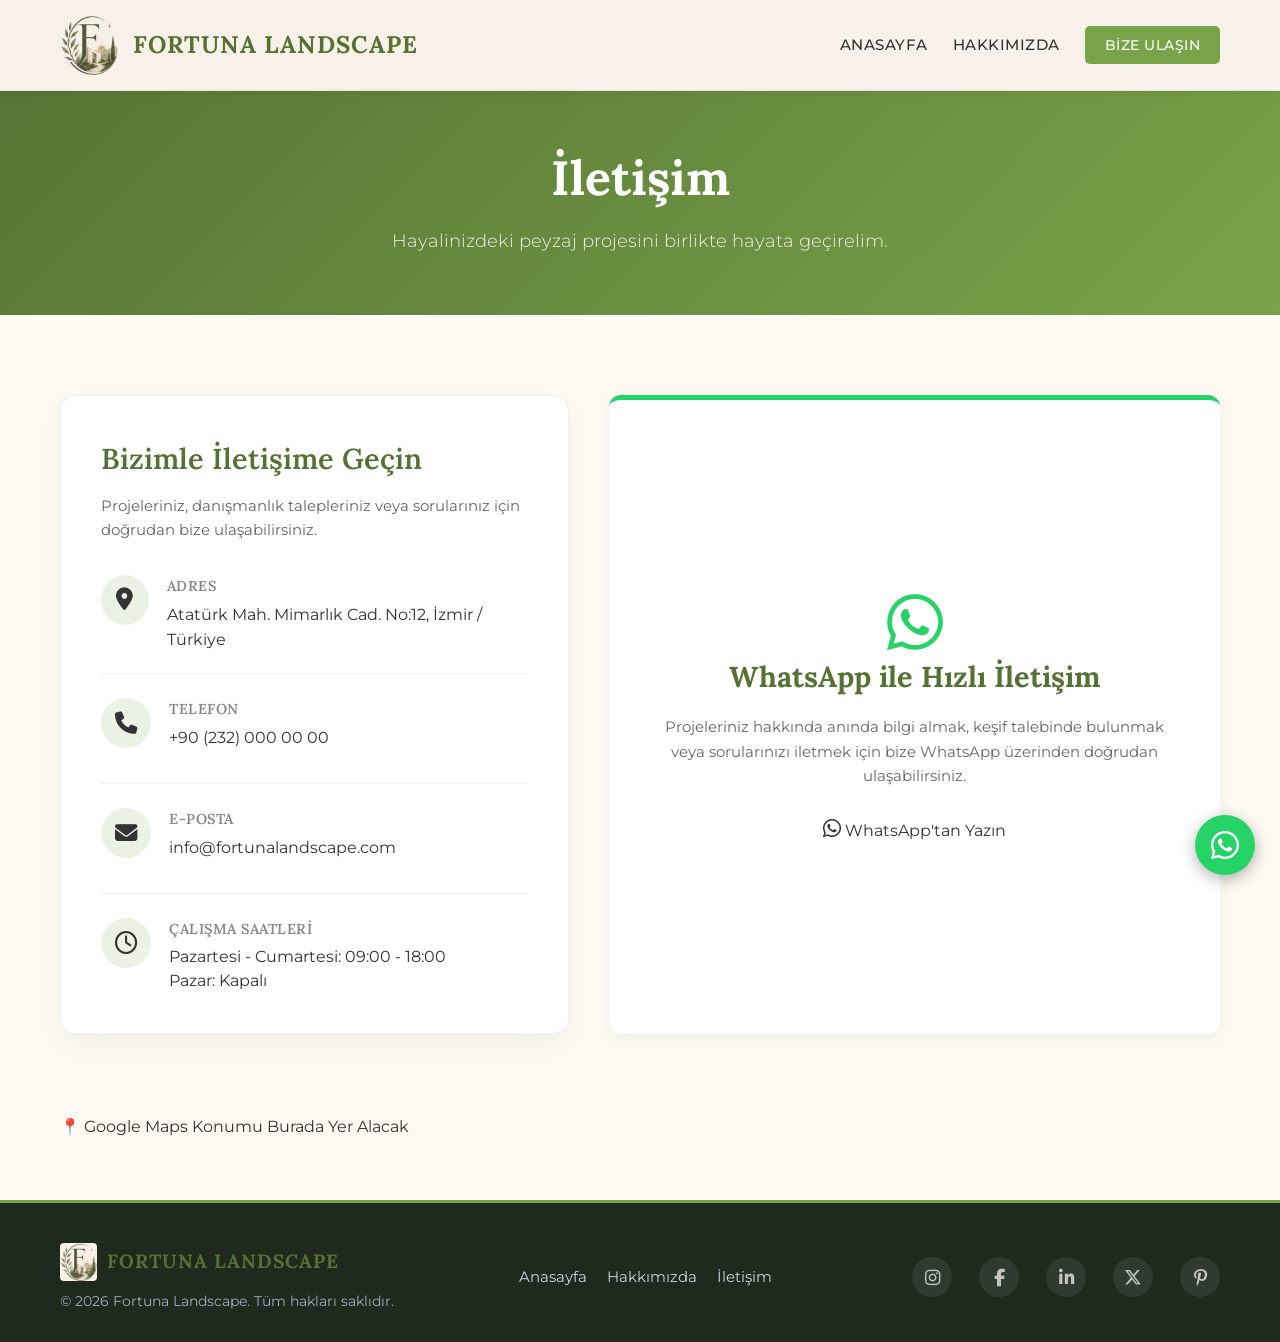
<file: contact.html>
<!DOCTYPE html>
<html lang="tr">
<head>
    <meta charset="UTF-8">
    <meta name="viewport" content="width=device-width, initial-scale=1.0">
    <title>İletişim | Fortuna Landscape</title>
    <link rel="stylesheet" href="style.css">
    <!-- Google Fonts -->
    <link rel="preconnect" href="https://fonts.googleapis.com">
    <link rel="preconnect" href="https://fonts.gstatic.com" crossorigin>
    <link href="https://fonts.googleapis.com/css2?family=Lora:ital,wght@0,400;0,700;1,400&family=Montserrat:wght@300;400;600;700&display=swap" rel="stylesheet">
    <!-- Font Awesome İkon Kütüphanesi -->
    <link rel="stylesheet" href="https://cdnjs.cloudflare.com/ajax/libs/font-awesome/6.5.1/css/all.min.css">
</head>
<body>
     <!-- YÜKLEME EKRANI (PRELOADER) -->
    <div id="preloader">
        <div class="loader-content">
            <div class="spinner-wrapper">
                <div class="spinner"></div>
                <img src="images/mini logo.jpeg" alt="Fortuna Landscape" class="loader-logo">
            </div>
        </div>
    </div>

    <!-- Header / Navigasyon Bölümü -->
    <header>
        <div class="container header-container">
            <!-- Logo ve İsim -->
            <a href="index.html" class="logo-container">
                <img src="images/mini logo.jpeg" alt="Fortuna Landscape Logosu" class="site-logo">
                <h1 class="logo-text">Fortuna Landscape</h1>
            </a>

            <!-- Hamburger Menü Butonu (Mobilde Görünür) -->
            <button class="hamburger-menu" id="hamburgerMenu" aria-label="Menüyü Aç">
                <i class="fa-solid fa-bars"></i>
            </button>

            <!-- Navigasyon Menüsü -->
            <nav class="nav-menu" id="navMenu">
                <ul>
                    <li><a href="index.html">Anasayfa</a></li>
                    <li><a href="hakkimizda.html">Hakkımızda</a></li>
                    <li><a href="contact.html" class="cta-button">Bize Ulaşın</a></li>
                </ul>
            </nav>
        </div>
    </header>


    <!-- Sayfa Başlığı (Header Altı Banner) -->
    <section class="page-banner">
        <div class="container">
            <h2>İletişim</h2>
            <p>Hayalinizdeki peyzaj projesini birlikte hayata geçirelim.</p>
        </div>
    </section>

    <!-- İletişim İçerik Bölümü -->
    <section class="contact-page">
        <div class="container">
            <div class="contact-wrapper">
                
                <!-- Sol Taraf: İletişim Bilgileri -->
                <div class="contact-info-card">
                    <div class="card-header">
                        <h3>Bizimle İletişime Geçin</h3>
                        <p>Projeleriniz, danışmanlık talepleriniz veya sorularınız için doğrudan bize ulaşabilirsiniz.</p>
                    </div>
                    
                    <div class="info-items">
                        <!-- Adres -->
                        <div class="info-item">
                            <div class="icon-box">
                                <i class="fa-solid fa-location-dot"></i>
                            </div>
                            <div class="info-content">
                                <h4>Adres</h4>
                                <a href="https://maps.google.com/?q=Atatürk+Mah.+Mimarlık+Cad.+No:12,+İzmir" target="_blank" rel="noopener noreferrer">
                                    Atatürk Mah. Mimarlık Cad. No:12, İzmir / Türkiye
                                </a>
                            </div>
                        </div>

                        <!-- Telefon -->
                        <div class="info-item">
                            <div class="icon-box">
                                <i class="fa-solid fa-phone"></i>
                            </div>
                            <div class="info-content">
                                <h4>Telefon</h4>
                                <a href="tel:+902320000000">+90 (232) 000 00 00</a>
                            </div>
                        </div>

                        <!-- E-posta -->
                        <div class="info-item">
                            <div class="icon-box">
                                <i class="fa-solid fa-envelope"></i>
                            </div>
                            <div class="info-content">
                                <h4>E-posta</h4>
                                <a href="mailto:info@fortunalandscape.com">info@fortunalandscape.com</a>
                            </div>
                        </div>

                        <!-- Çalışma Saatleri -->
                        <div class="info-item">
                            <div class="icon-box">
                                <i class="fa-regular fa-clock"></i>
                            </div>
                            <div class="info-content">
                                <h4>Çalışma Saatleri</h4>
                                <p>Pazartesi - Cumartesi: 09:00 - 18:00<br><span>Pazar: Kapalı</span></p>
                            </div>
                        </div>
                    </div>
                </div>
                <!-- Sağ Taraf: WhatsApp İletişim Kartı -->
                <div class="contact-whatsapp-card">
                    <div class="whatsapp-card-icon">
                        <i class="fa-brands fa-whatsapp"></i>
                    </div>
                    <h3>WhatsApp ile Hızlı İletişim</h3>
                    <p>Projeleriniz hakkında anında bilgi almak, keşif talebinde bulunmak veya sorularınızı iletmek için bize WhatsApp üzerinden doğrudan ulaşabilirsiniz.</p>
                    
                    <!-- Numarayı kendi numaranızla güncelleyin (Örn: 905XXXXXXXXX) -->
                    <a href="https://wa.me/905000000000?text=Merhaba,%20projem%20hakk%C4%B1nda%20bilgi%20almak%20istiyorum." target="_blank" class="whatsapp-btn-large">
                        <i class="fa-brands fa-whatsapp"></i> WhatsApp'tan Yazın
                    </a>
                </div>
            
        </div>
    </section>

    <!-- Harita Bölümü Simülasyonu -->
    <section class="map-section">
        <div class="container">
            <div class="map-placeholder">
                <p>📍 Google Maps Konumu Burada Yer Alacak</p>
            </div>
        </div>
    </section>
    <!-- Sağ Alt Sabit WhatsApp Butonu -->
    <a href="https://wa.me/905000000000?text=Merhaba,%20projem%20hakk%C4%B1nda%20bilgi%20almak%20istiyorum." class="fixed-whatsapp" target="_blank" title="WhatsApp ile İletişime Geçin">
        <i class="fa-brands fa-whatsapp"></i>
    </a>

    <!-- Footer -->
    <!-- Footer Bölümü -->
    <footer>
        <div class="container footer-container">
            <!-- Logo ve Telif Bilgisi -->
            <div class="footer-brand">
                <a href="index.html" class="logo-container">
                    <img src="images/mini logo.jpeg" alt="Fortuna Landscape Logosu" class="site-logo small">
                    <span class="logo-text">Fortuna Landscape</span>
                </a>
                <p class="copyright">&copy; 2026 Fortuna Landscape. Tüm hakları saklıdır.</p>
            </div>

            <!-- Hızlı Menü Linkleri -->
            <div class="footer-nav">
                <ul>
                    <li><a href="index.html">Anasayfa</a></li>
                    <li><a href="hakkimizda.html">Hakkımızda</a></li>
                    <li><a href="contact.html">İletişim</a></li>
                </ul>
            </div>

            <!-- Sosyal Medya İkon Linkleri (PHP Dinamik Yapısına Uyumlu) -->
            <div class="footer-social">
                <a href="https://instagram.com" target="_blank" rel="noopener noreferrer" class="social-icon instagram" title="Instagram">
                    <i class="fa-brands fa-instagram"></i>
                </a>
                <a href="https://facebook.com" target="_blank" rel="noopener noreferrer" class="social-icon facebook" title="Facebook">
                    <i class="fa-brands fa-facebook-f"></i>
                </a>
                <a href="https://linkedin.com" target="_blank" rel="noopener noreferrer" class="social-icon linkedin" title="LinkedIn">
                    <i class="fa-brands fa-linkedin-in"></i>
                </a>
                <a href="https://x.com" target="_blank" rel="noopener noreferrer" class="social-icon x-twitter" title="X (Twitter)">
                    <i class="fa-brands fa-x-twitter"></i>
                </a>
                <a href="https://pinterest.com" target="_blank" rel="noopener noreferrer" class="social-icon pinterest" title="Pinterest">
                    <i class="fa-brands fa-pinterest-p"></i>
                </a>
            </div>
        </div>
    </footer>

    <script src="app.js"></script>
</body>
</html>
</file>
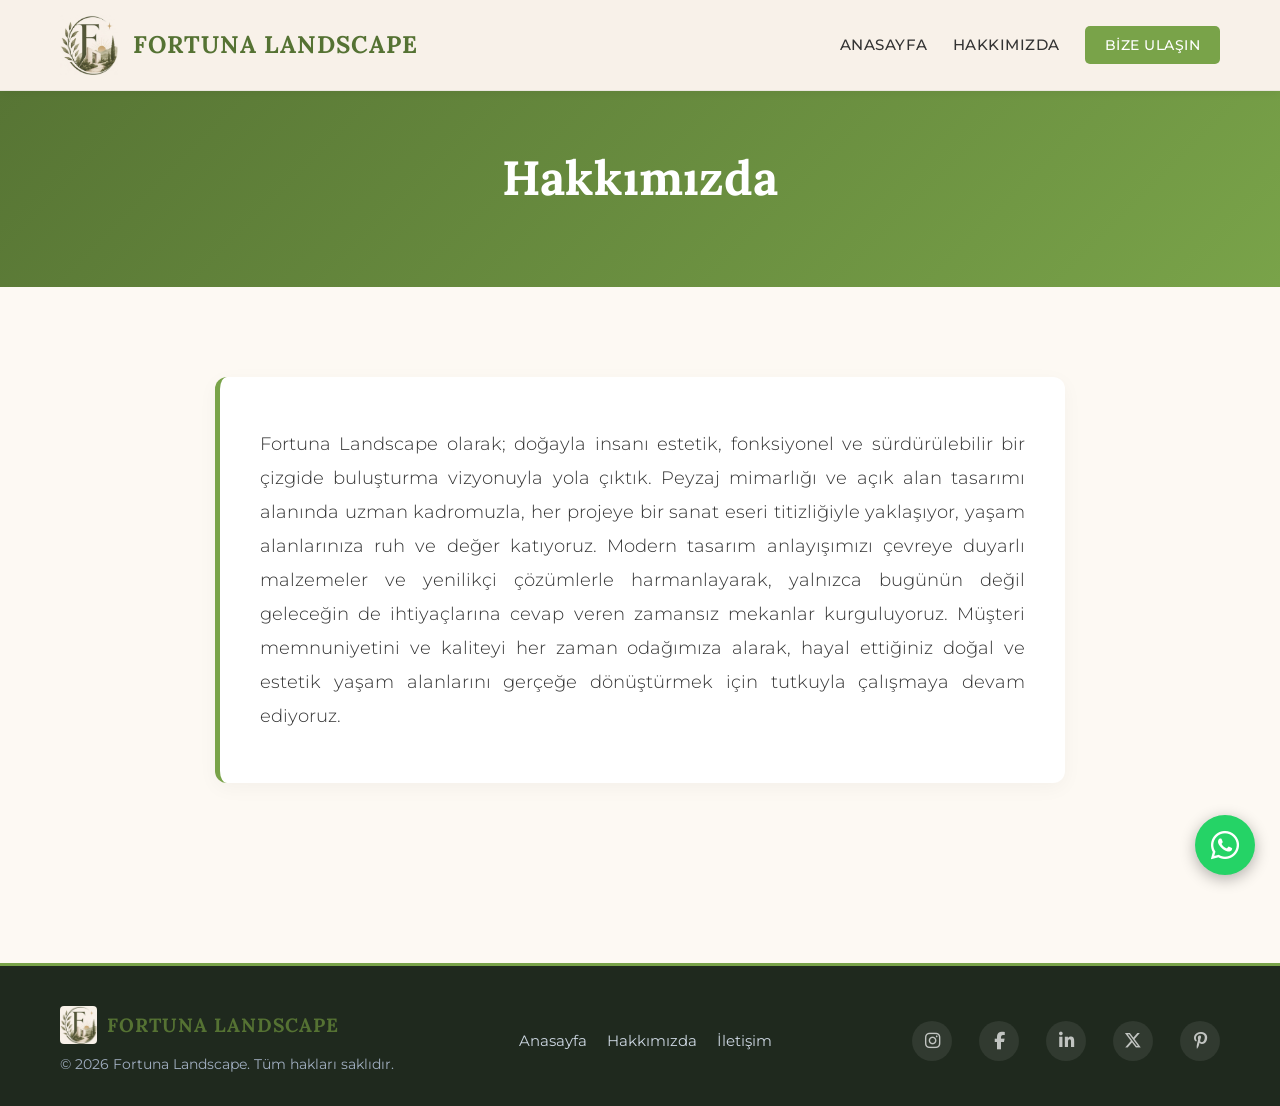
<file: hakkimizda.html>
<!DOCTYPE html>
<html lang="tr">
<head>
    <meta charset="UTF-8">
    <meta name="viewport" content="width=device-width, initial-scale=1.0">
    <title>Hakkımızda | Fortuna Landscape</title>
    <link rel="stylesheet" href="style.css">
    <!-- Google Fonts -->
    <link rel="preconnect" href="https://fonts.googleapis.com">
    <link rel="preconnect" href="https://fonts.gstatic.com" crossorigin>
    <link href="https://fonts.googleapis.com/css2?family=Lora:ital,wght@0,400;0,700;1,400&family=Montserrat:wght@300;400;600;700&display=swap" rel="stylesheet">
    <!-- Font Awesome İkon Kütüphanesi -->
    <link rel="stylesheet" href="https://cdnjs.cloudflare.com/ajax/libs/font-awesome/6.5.1/css/all.min.css">
</head>
<body>
     <!-- YÜKLEME EKRANI (PRELOADER) -->
    <div id="preloader">
        <div class="loader-content">
            <div class="spinner-wrapper">
                <div class="spinner"></div>
                <img src="images/mini logo.jpeg" alt="Fortuna Landscape" class="loader-logo">
            </div>
        </div>
    </div>

    <!-- Header / Navigasyon Bölümü -->
    <header>
        <div class="container header-container">
            <!-- Logo ve İsim -->
            <a href="index.html" class="logo-container">
                <img src="images/mini logo.jpeg" alt="Fortuna Landscape Logosu" class="site-logo">
                <h1 class="logo-text">Fortuna Landscape</h1>
            </a>

            <!-- Hamburger Menü Butonu (Mobilde Görünür) -->
            <button class="hamburger-menu" id="hamburgerMenu" aria-label="Menüyü Aç">
                <i class="fa-solid fa-bars"></i>
            </button>

            <!-- Navigasyon Menüsü -->
            <nav class="nav-menu" id="navMenu">
                <ul>
                    <li><a href="index.html">Anasayfa</a></li>
                    <li><a href="hakkimizda.html">Hakkımızda</a></li>
                    <li><a href="contact.html" class="cta-button">Bize Ulaşın</a></li>
                </ul>
            </nav>
        </div>
    </header>

    <!-- Sayfa Başlığı (Banner) -->
    <section class="page-banner">
        <div class="container">
            <h2>Hakkımızda</h2>
        </div>
    </section>

    <!-- Hakkımızda Tek Paragraf İçerik Bölümü -->
    <section class="about-single-page">
        <div class="container">
            <div class="about-paragraph-box">
                <p>
                    Fortuna Landscape olarak; doğayla insanı estetik, fonksiyonel ve sürdürülebilir bir çizgide buluşturma vizyonuyla yola çıktık. Peyzaj mimarlığı ve açık alan tasarımı alanında uzman kadromuzla, her projeye bir sanat eseri titizliğiyle yaklaşıyor, yaşam alanlarınıza ruh ve değer katıyoruz. Modern tasarım anlayışımızı çevreye duyarlı malzemeler ve yenilikçi çözümlerle harmanlayarak, yalnızca bugünün değil geleceğin de ihtiyaçlarına cevap veren zamansız mekanlar kurguluyoruz. Müşteri memnuniyetini ve kaliteyi her zaman odağımıza alarak, hayal ettiğiniz doğal ve estetik yaşam alanlarını gerçeğe dönüştürmek için tutkuyla çalışmaya devam ediyoruz.
                </p>
            </div>
        </div>
    </section>
<!-- Sağ Alt Sabit WhatsApp Butonu -->
    <a href="https://wa.me/905000000000?text=Merhaba,%20projem%20hakk%C4%B1nda%20bilgi%20almak%20istiyorum." class="fixed-whatsapp" target="_blank" title="WhatsApp ile İletişime Geçin">
        <i class="fa-brands fa-whatsapp"></i>
    </a>

    <!-- Footer Bölümü -->
    <footer>
        <div class="container footer-container">
            <!-- Logo ve Telif Bilgisi -->
            <div class="footer-brand">
                <a href="index.html" class="logo-container">
                    <img src="images/mini logo.jpeg" alt="Fortuna Landscape Logosu" class="site-logo small">
                    <span class="logo-text">Fortuna Landscape</span>
                </a>
                <p class="copyright">&copy; 2026 Fortuna Landscape. Tüm hakları saklıdır.</p>
            </div>

            <!-- Hızlı Menü Linkleri -->
            <div class="footer-nav">
                <ul>
                    <li><a href="index.html">Anasayfa</a></li>
                    <li><a href="hakkimizda.html">Hakkımızda</a></li>
                    <li><a href="contact.html">İletişim</a></li>
                </ul>
            </div>

            <!-- Sosyal Medya İkon Linkleri (PHP Dinamik Yapısına Uyumlu) -->
            <div class="footer-social">
                <a href="https://instagram.com" target="_blank" rel="noopener noreferrer" class="social-icon instagram" title="Instagram">
                    <i class="fa-brands fa-instagram"></i>
                </a>
                <a href="https://facebook.com" target="_blank" rel="noopener noreferrer" class="social-icon facebook" title="Facebook">
                    <i class="fa-brands fa-facebook-f"></i>
                </a>
                <a href="https://linkedin.com" target="_blank" rel="noopener noreferrer" class="social-icon linkedin" title="LinkedIn">
                    <i class="fa-brands fa-linkedin-in"></i>
                </a>
                <a href="https://x.com" target="_blank" rel="noopener noreferrer" class="social-icon x-twitter" title="X (Twitter)">
                    <i class="fa-brands fa-x-twitter"></i>
                </a>
                <a href="https://pinterest.com" target="_blank" rel="noopener noreferrer" class="social-icon pinterest" title="Pinterest">
                    <i class="fa-brands fa-pinterest-p"></i>
                </a>
            </div>
        </div>
    </footer>

    <script src="app.js"></script>
</body>
</html>
</file>
<file: style.css>
/*
Theme Name: Fortuna Landscape
Theme URI: https://github.com/EmirGNCTRK/fortuna-landscape
Author: GençTürkWeb
Description: Fortuna Landscape özel WordPress teması.
Version: 1.0
Text Domain: fortunalandscape
*/

/* ==========================================
   FORTUNA LANDSCAPE - TEMEL STİLLER (GLOBAL)
   ========================================== */

:root {
    --primary-color: #79A349; /* Fıstık Yeşili - Temel Renk */
    --secondary-color: #557233; /* Koyu Yeşil - Vurgu */
    --accent-color: #E6A157; /* Logodaki Altın/Güneş Rengi - Detaylar */
    --light-color: #FDF9F3; /* Krem Arka Plan Rengi */
    --dark-color: #333333; /* Koyu Metin Rengi */
    --text-color-muted: #666666;
    --white: #ffffff;
    --transition: all 0.3s ease;
    --font-heading: 'Lora', serif; /* Başlıklar için Serif Font */
    --font-body: 'Montserrat', sans-serif; /* Gövde Metni için Sans-Serif Font */
}

* {
    margin: 0;
    padding: 0;
    box-sizing: border-box;
}

html {
    scroll-behavior: smooth;
    font-size: 16px;
}

body {
    font-family: var(--font-body);
    color: var(--dark-color);
    background-color: var(--light-color);
    line-height: 1.6;
    overflow-x: hidden;
}

.container {
    max-width: 1200px;
    margin: 0 auto;
    padding: 0 20px;
}

a {
    text-decoration: none;
    color: inherit;
    transition: var(--transition);
}

ul {
    list-style: none;
}

img {
    max-width: 100%;
    height: auto;
}

h1, h2, h3, h4 {
    font-family: var(--font-heading);
    font-weight: 700;
}

/* ==========================================
   HEADER & NAVİGASYON
   ========================================== */

header {
    background-color: #F8F1E9;
    padding: 15px 0;
    position: fixed;
    top: 0;
    width: 100%;
    z-index: 1000;
    box-shadow: 0 2px 10px rgba(0,0,0,0.05);
    border-bottom: 1px solid rgba(0, 0, 0, 0.05);
}

header .container {
    display: flex;
    justify-content: space-between;
    align-items: center;
}

.logo-container {
    display: flex;
    align-items: center;
    gap: 15px;
}

.site-logo {
    height: 60px;
}

.site-logo.small {
    height: 40px;
}

.logo-text {
    font-family: var(--font-heading);
    font-size: 1.5rem;
    font-weight: 700;
    color: var(--secondary-color);
    margin-bottom: 0;
    text-transform: uppercase;
    letter-spacing: 1px;
}

nav ul {
    display: flex;
    gap: 25px;
    align-items: center;
}

nav a {
    font-size: 0.95rem;
    font-weight: 500;
    color: var(--dark-color);
    text-transform: uppercase;
    letter-spacing: 0.5px;
}

nav a:hover:not(.cta-button) {
    color: var(--primary-color);
}

.cta-button {
    background-color: var(--primary-color);
    color: var(--white);
    padding: 10px 20px;
    border-radius: 5px;
    font-size: 0.9rem;
}

.cta-button:hover {
    background-color: var(--secondary-color);
    transform: translateY(-2px);
}

/* ==========================================
   HERO (GİRİŞ) BÖLÜMÜ
   ========================================== */

.hero {
    height: 100vh;
    background-image: url('https://images.unsplash.com/photo-1557429287-b2e26467fc2b?q=80&w=2000&auto=format&fit=crop');
    background-size: cover;
    background-position: center;
    display: flex;
    align-items: center;
    position: relative;
    color: var(--white);
    padding-top: 80px;
}

.hero-overlay {
    position: absolute;
    top: 0;
    left: 0;
    width: 100%;
    height: 100%;
    background-color: rgba(0, 0, 0, 0.4);
    z-index: 1;
}

.hero-content {
    position: relative;
    z-index: 2;
    text-align: center;
    max-width: 800px;
}

.hero h2 {
    font-size: 3.5rem;
    margin-bottom: 20px;
    line-height: 1.2;
}

.hero p {
    font-size: 1.2rem;
    margin-bottom: 40px;
    font-weight: 300;
    color: rgba(255, 255, 255, 0.9);
}

.btn {
    display: inline-block;
    padding: 15px 35px;
    background-color: var(--primary-color);
    color: var(--white);
    font-family: var(--font-body);
    text-transform: uppercase;
    font-weight: 600;
    letter-spacing: 1px;
    border-radius: 5px;
    border: none;
    cursor: pointer;
}

.btn:hover {
    background-color: var(--secondary-color);
    transform: translateY(-3px);
}

/* ==========================================
   GENEL BÖLÜM BAŞLIKLARI
   ========================================== */

.section-title {
    font-size: 2.8rem;
    text-align: center;
    color: var(--secondary-color);
    margin-bottom: 60px;
    position: relative;
}

.section-title::after {
    content: '';
    display: block;
    width: 80px;
    height: 4px;
    background-color: var(--accent-color);
    margin: 15px auto 0;
}

/* ==========================================
   PROJELER BÖLÜMÜ (YATAY SLIDER)
   ========================================== */

.projects {
    padding: 100px 0;
    background-color: var(--white);
}

.projects-slider-container {
    position: relative;
    display: flex;
    align-items: center;
    width: 100%;
}

.projects-track {
    display: flex;
    gap: 24px;
    overflow-x: auto;
    scroll-behavior: smooth;
    padding: 15px 5px;
    scrollbar-width: none;
    width: 100%;
}

.projects-track::-webkit-scrollbar {
    display: none;
}

/* Proje Kart Yapısı */
.projects-track .project-card {
    flex: 0 0 calc((100% - 48px) / 3);
    max-width: calc((100% - 48px) / 3);
    position: relative;
    overflow: hidden;
    border-radius: 12px;
    box-shadow: 0 5px 15px rgba(0, 0, 0, 0.08);
    cursor: pointer;
    box-sizing: border-box;
    transition: transform 0.3s ease, box-shadow 0.3s ease;
}

.projects-track .project-card:hover {
    transform: translateY(-5px);
    box-shadow: 0 10px 25px rgba(0, 0, 0, 0.12);
}

.projects-track .project-card img {
    width: 100%;
    height: 380px;
    object-fit: cover;
    display: block;
    transition: transform 0.4s ease;
}

.projects-track .project-card:hover img {
    transform: scale(1.05);
}

/* Proje İsim Alanı (Masaüstü Hover) */
.projects-track .project-info {
    position: absolute;
    bottom: 0;
    left: 0;
    width: 100%;
    padding: 25px 20px;
    background: linear-gradient(to top, rgba(0, 0, 0, 0.85) 0%, rgba(0, 0, 0, 0.4) 60%, transparent 100%);
    color: var(--white);
    transform: translateY(100%);
    opacity: 0;
    transition: transform 0.35s ease, opacity 0.35s ease;
    pointer-events: none;
}

.projects-track .project-card:hover .project-info {
    transform: translateY(0);
    opacity: 1;
}

.projects-track .project-info h4 {
    font-family: var(--font-heading);
    font-size: 1.25rem;
    font-weight: 600;
    margin: 0;
    color: var(--white);
    text-shadow: 0 2px 4px rgba(0, 0, 0, 0.5);
}

.projects-track .project-info p {
    display: none; /* Paragraf metnini gizle */
}

/* Ok Butonları */
.project-slider-btn {
    background-color: var(--white);
    color: var(--secondary-color);
    border: 1px solid rgba(0, 0, 0, 0.1);
    width: 44px;
    height: 44px;
    border-radius: 50%;
    cursor: pointer;
    font-size: 1.1rem;
    position: absolute;
    z-index: 10;
    box-shadow: 0 4px 12px rgba(0, 0, 0, 0.12);
    transition: all 0.3s ease;
    display: flex;
    align-items: center;
    justify-content: center;
}

.project-slider-btn:hover {
    background-color: var(--primary-color);
    color: var(--white);
    transform: scale(1.08);
}

.prev-project-btn { left: -20px; }
.next-project-btn { right: -20px; }

/* ==========================================
   HİZMETLER BÖLÜMÜ
   ========================================== */

.services {
    padding: 80px 0;
    background-color: var(--light-color);
}

.slider-container {
    position: relative;
    display: flex;
    align-items: center;
    width: 100%;
}

.services-track {
    display: flex;
    gap: 20px;
    overflow-x: auto;
    scroll-behavior: smooth;
    padding: 15px 5px;
    scrollbar-width: none;
    width: 100%;
}

.services-track::-webkit-scrollbar {
    display: none;
}

.service-card {
    flex: 0 0 calc((100% - 40px) / 3);
    max-width: calc((100% - 40px) / 3);
    background-color: var(--white);
    padding: 30px 20px;
    border-radius: 12px;
    box-shadow: 0 4px 15px rgba(0, 0, 0, 0.05);
    border-bottom: 4px solid transparent;
    transition: var(--transition);
    box-sizing: border-box;
    display: flex;
    flex-direction: column;
    align-items: flex-start;
}

.service-card:hover {
    border-bottom: 4px solid var(--primary-color);
    transform: translateY(-5px);
}

.icon-box {
    width: 50px;
    height: 50px;
    background-color: rgba(121, 163, 73, 0.15);
    border-radius: 50%;
    display: flex;
    align-items: center;
    justify-content: center;
    font-size: 1.4rem;
    margin-bottom: 15px;
}

.service-card h4 {
    font-size: 1.2rem;
    margin-bottom: 10px;
    color: var(--secondary-color);
}

.service-card p {
    color: var(--text-color-muted);
    font-size: 0.9rem;
    line-height: 1.5;
}

.slider-btn {
    background-color: var(--white);
    color: var(--secondary-color);
    border: 1px solid rgba(0, 0, 0, 0.1);
    width: 40px;
    height: 40px;
    border-radius: 50%;
    cursor: pointer;
    font-size: 1rem;
    position: absolute;
    z-index: 10;
    box-shadow: 0 4px 10px rgba(0, 0, 0, 0.1);
    transition: var(--transition);
}

.slider-btn:hover {
    background-color: var(--primary-color);
    color: var(--white);
}

.prev-btn { left: -15px; }
.next-btn { right: -15px; }

/* ==========================================
   NEDEN BİZİ TERCİH ETMELİSİNİZ?
   ========================================== */

.why-us {
    padding: 100px 0;
    background-color: var(--white);
}

.why-us-grid {
    display: grid;
    grid-template-columns: repeat(3, 1fr);
    gap: 30px;
    margin-bottom: 50px;
}

.why-us-card {
    background-color: var(--light-color);
    padding: 40px 30px;
    border-radius: 12px;
    position: relative;
    transition: var(--transition);
    border-top: 4px solid var(--primary-color);
}

.why-us-card:hover {
    transform: translateY(-8px);
    box-shadow: 0 10px 25px rgba(0, 0, 0, 0.08);
}

.why-us-number {
    font-family: var(--font-heading);
    font-size: 2.5rem;
    font-weight: 700;
    color: var(--accent-color);
    margin-bottom: 15px;
    opacity: 0.8;
}

.why-us-card h4 {
    font-size: 1.3rem;
    color: var(--secondary-color);
    margin-bottom: 15px;
}

.why-us-card p {
    color: var(--text-color-muted);
    font-size: 0.95rem;
    line-height: 1.6;
}

.why-us-cta {
    background: linear-gradient(135deg, var(--secondary-color), var(--primary-color));
    color: var(--white);
    padding: 40px;
    border-radius: 12px;
    text-align: center;
    max-width: 900px;
    margin: 0 auto;
    box-shadow: 0 8px 20px rgba(0, 0, 0, 0.1);
}

.why-us-cta p {
    font-size: 1.1rem;
    line-height: 1.7;
    margin-bottom: 25px;
    font-weight: 300;
}

.why-us-cta .btn {
    background-color: var(--white);
    color: var(--secondary-color);
    font-weight: 700;
}

.why-us-cta .btn:hover {
    background-color: var(--accent-color);
    color: var(--white);
}

/* ==========================================
   HAKKIMIZDA & TEK PARAGRAF
   ========================================== */

.about {
    padding: 100px 0;
    background-color: var(--white);
}

.about-content {
    display: flex;
    align-items: center;
    gap: 50px;
}

.about-text { flex: 1; }
.about-text p {
    margin-bottom: 20px;
    font-size: 1.1rem;
    color: var(--dark-color);
}

.about-image { flex: 1; }
.about-image img {
    border-radius: 10px;
    box-shadow: 0 5px 20px rgba(0,0,0,0.1);
}

.about-single-page {
    padding: 90px 0 120px;
    background-color: var(--light-color);
}

.about-paragraph-box {
    max-width: 850px;
    margin: 0 auto;
    background-color: var(--white);
    padding: 50px 40px;
    border-radius: 12px;
    box-shadow: 0 5px 20px rgba(0, 0, 0, 0.04);
    border-left: 5px solid var(--primary-color);
}

.about-paragraph-box p {
    font-size: 1.15rem;
    line-height: 1.85;
    color: var(--dark-color);
    font-weight: 300;
    text-align: justify;
}

/* ==========================================
   İLETİŞİM SAYFASI (contact.html)
   ========================================== */

.page-banner {
    background: linear-gradient(135deg, var(--secondary-color), var(--primary-color));
    color: var(--white);
    padding: 140px 0 60px;
    text-align: center;
}

.page-banner h2 {
    font-size: 3rem;
    margin-bottom: 10px;
}

.page-banner p {
    font-size: 1.1rem;
    font-weight: 300;
    opacity: 0.9;
}

.contact-page {
    padding: 80px 0;
    background-color: var(--light-color);
}

.contact-wrapper {
    display: grid;
    grid-template-columns: 1fr 1.2fr;
    gap: 40px;
}

.contact-info-card {
    background: #ffffff;
    padding: 40px;
    border-radius: 16px;
    box-shadow: 0 10px 30px rgba(0, 0, 0, 0.05);
    border: 1px solid rgba(0, 0, 0, 0.06);
}

.card-header h3 {
    font-size: 1.8rem;
    color: var(--secondary-color);
    margin-bottom: 12px;
    font-weight: 600;
}

.card-header p {
    color: var(--text-color-muted);
    font-size: 0.95rem;
    line-height: 1.6;
    margin-bottom: 32px;
}

.info-items {
    display: flex;
    flex-direction: column;
    gap: 24px;
}

.info-item {
    display: flex;
    align-items: flex-start;
    gap: 18px;
    padding-bottom: 20px;
    border-bottom: 1px solid #f0f0f0;
    transition: transform 0.2s ease;
}

.info-item:last-child {
    border-bottom: none;
    padding-bottom: 0;
}

.info-content h4 {
    font-size: 0.9rem;
    text-transform: uppercase;
    letter-spacing: 0.5px;
    color: #888888;
    margin-bottom: 4px;
    font-weight: 600;
}

.info-content a, 
.info-content p {
    color: var(--dark-color);
    font-size: 1rem;
    line-height: 1.5;
    text-decoration: none;
    margin: 0;
    transition: color 0.2s ease;
}

.info-content a:hover {
    color: var(--primary-color);
}

.contact-whatsapp-card {
    background-color: var(--white);
    padding: 40px;
    border-radius: 12px;
    box-shadow: 0 5px 20px rgba(0, 0, 0, 0.05);
    text-align: center;
    display: flex;
    flex-direction: column;
    align-items: center;
    justify-content: center;
    border-top: 5px solid #25D366;
}

.whatsapp-card-icon i {
    font-size: 4rem;
    color: #25D366;
}

.contact-whatsapp-card h3 {
    font-size: 1.8rem;
    color: var(--secondary-color);
    margin-bottom: 15px;
}

.contact-whatsapp-card p {
    color: var(--text-color-muted);
    font-size: 0.95rem;
    line-height: 1.6;
    margin-bottom: 30px;
}

.whatsapp-btn-large i {
    font-size: 1.3rem;
}

.whatsapp-btn-large:hover {
    background-color: #128C7E;
    transform: translateY(-3px);
    box-shadow: 0 6px 20px rgba(18, 140, 126, 0.4);
    color: #ffffff;
}

/* Sabit WhatsApp Butonu */
.fixed-whatsapp {
    position: fixed !important;
    bottom: 25px !important;
    right: 25px !important;
    width: 60px !important;
    height: 60px !important;
    background-color: #25D366;
    border-radius: 50%;
    display: flex !important;
    align-items: center;
    justify-content: center;
    box-shadow: 0 4px 15px rgba(0, 0, 0, 0.3);
    z-index: 999999 !important;
    text-decoration: none;
    transition: transform 0.3s ease, background-color 0.3s ease;
    animation: pulse-wa 2s infinite;
}

.fixed-whatsapp i {
    font-size: 32px !important;
    color: #ffffff !important;
    line-height: 1;
}

.fixed-whatsapp:hover {
    background-color: #128C7E;
    transform: scale(1.1);
}

@keyframes pulse-wa {
    0% { box-shadow: 0 0 0 0 rgba(37, 211, 102, 0.7); }
    70% { box-shadow: 0 0 0 15px rgba(37, 211, 102, 0); }
    100% { box-shadow: 0 0 0 0 rgba(37, 211, 102, 0); }
}

/* ==========================================
   MODAL GALERİ STİLLERİ
   ========================================== */

.modal {
    display: none; 
    position: fixed;
    z-index: 2000;
    left: 0;
    top: 0;
    width: 100%;
    height: 100%;
    background-color: rgba(0, 0, 0, 0.75);
    align-items: center;
    justify-content: center;
    backdrop-filter: blur(5px);
}

.modal-content {
    background-color: #ffffff;
    border-radius: 12px;
    width: 90%;
    max-width: 1000px;
    height: 80vh;
    position: relative;
    padding: 20px;
    box-shadow: 0 10px 30px rgba(0,0,0,0.3);
    display: flex;
    flex-direction: column;
}

.close-modal {
    position: absolute;
    top: 15px;
    right: 20px;
    font-size: 2rem;
    font-weight: bold;
    color: #333;
    cursor: pointer;
    z-index: 10;
    transition: var(--transition);
}

.close-modal:hover {
    color: var(--primary-color);
}

.modal-body {
    display: flex;
    gap: 20px;
    height: 100%;
    align-items: center;
    padding-top: 20px;
}

.thumbnail-list {
    display: flex;
    flex-direction: column;
    gap: 12px;
    width: 100px;
    height: 100%;
    overflow-y: auto;
    padding-right: 5px;
}

.thumbnail-list::-webkit-scrollbar {
    width: 4px;
}

.thumbnail-list::-webkit-scrollbar-thumb {
    background-color: #ccc;
    border-radius: 4px;
}

.thumb-img {
    width: 100%;
    height: 70px;
    object-fit: cover;
    border-radius: 6px;
    cursor: pointer;
    opacity: 0.6;
    border: 2px solid transparent;
    transition: var(--transition);
}

.thumb-img.active, .thumb-img:hover {
    opacity: 1;
    border-color: var(--primary-color);
}

.main-image-container {
    flex: 1;
    height: 100%;
    position: relative;
    display: flex;
    align-items: center;
    justify-content: center;
    background-color: #f9f9f9;
    border-radius: 8px;
    overflow: hidden;
}

.main-image-container img {
    max-width: 100%;
    max-height: 100%;
    object-fit: contain;
}

.modal-arrow {
    position: absolute;
    top: 50%;
    transform: translateY(-50%);
    background: rgba(255, 255, 255, 0.8);
    color: #333;
    border: none;
    width: 40px;
    height: 40px;
    border-radius: 50%;
    font-size: 1.2rem;
    cursor: pointer;
    transition: var(--transition);
    z-index: 5;
}

.modal-arrow:hover {
    background: var(--primary-color);
    color: #fff;
}

.prev-arrow { left: 15px; }
.next-arrow { right: 15px; }

/* ==========================================
   FOOTER
   ========================================== */

footer {
    background-color: #1a1a1a;
    color: rgba(255, 255, 255, 0.7);
    padding: 50px 0;
    font-size: 0.9rem;
}

footer .container {
    display: flex;
    justify-content: space-between;
    align-items: center;
}

.footer-info {
    display: flex;
    flex-direction: column;
    gap: 15px;
}

.footer-social a {
    margin-left: 15px;
    color: rgba(255, 255, 255, 0.7);
}

.footer-social a:hover {
    color: var(--primary-color);
}

/* ==========================================
   TABLET VE DÜŞÜK ÇÖZÜNÜRLÜK (max-width: 992px)
   ========================================== */

@media (max-width: 992px) {
    .hero h2 { font-size: 2.8rem; }
    .about-content { flex-direction: column; }
    
    .service-card {
        flex: 0 0 calc((100% - 20px) / 2);
        max-width: calc((100% - 20px) / 2);
    }

    .projects-track .project-card {
        flex: 0 0 calc((100% - 24px) / 2);
        max-width: calc((100% - 24px) / 2);
    }

    .why-us-grid {
        grid-template-columns: repeat(1, 1fr);
        gap: 25px;
    }

    .contact-wrapper {
        grid-template-columns: 1fr;
    }
}

/* ==========================================
   MINIMALIST MOBIL UYUMLULUK (max-width: 768px)
   ========================================== */

@media (max-width: 768px) {
    html {
        font-size: 15px;
    }

    .container {
        padding: 0 16px;
    }

    .section-title {
        font-size: 1.8rem;
        margin-bottom: 35px;
    }

    .section-title::after {
        width: 50px;
        height: 3px;
        margin-top: 10px;
    }

    /* Header & Navigasyon */
    header {
        padding: 10px 0;
    }

    header .container {
        flex-direction: column;
        gap: 10px;
    }

    nav ul {
        flex-direction: column;
        gap: 10px;
        text-align: center;
        width: 100%;
    }

    /* Hero */
    .hero {
        height: 85vh;
        text-align: center;
        padding-top: 120px;
    }

    .hero h2 {
        font-size: 2rem;
        line-height: 1.3;
        margin-bottom: 15px;
    }

    .hero p {
        font-size: 0.95rem;
        margin-bottom: 25px;
    }

    /* Sayfa İçi Boşluklar */
    .projects, 
    .services, 
    .about, 
    .why-us, 
    .contact-page {
        padding: 50px 0;
    }

    /* Projeler Bölümü Mobil Uyarlaması */
    .projects-track .project-card {
        flex: 0 0 100%;
        max-width: 100%;
    }

    .projects-track .project-card img {
        height: 280px;
    }

    .projects-track .project-info {
        transform: translateY(0);
        opacity: 1;
        padding: 15px;
        background: linear-gradient(to top, rgba(0, 0, 0, 0.75) 0%, transparent 100%);
    }

    .projects-track .project-info h4 {
        font-size: 1.05rem;
    }

    .prev-project-btn { left: -8px; }
    .next-project-btn { right: -8px; }

    /* Kartlar & Gölge Düzleştirme (Minimalist Flat) */
    .service-card,
    .why-us-card,
    .contact-info-card,
    .contact-whatsapp-card {
        border-radius: 10px;
        box-shadow: 0 4px 12px rgba(0, 0, 0, 0.03);
        border: 1px solid rgba(0, 0, 0, 0.04);
    }

    /* Modal Galeri */
    .modal-body {
        flex-direction: column-reverse;
    }

    .thumbnail-list {
        flex-direction: row;
        width: 100%;
        height: 70px;
        overflow-x: auto;
    }

    .thumb-img {
        width: 70px;
    }

    /* Sabit WhatsApp */
    .fixed-whatsapp {
        bottom: 16px !important;
        right: 16px !important;
        width: 48px !important;
        height: 48px !important;
    }

    .fixed-whatsapp i {
        font-size: 24px !important;
    }
}

@media (max-width: 600px) {
    .service-card {
        flex: 0 0 100%;
        max-width: 100%;
    }

    .prev-btn { left: -5px; }
    .next-btn { right: -5px; }

    .why-us-cta { padding: 25px 20px; }
    .why-us-cta p { font-size: 1rem; }

    .about-paragraph-box { padding: 30px 20px; }
    .about-paragraph-box p { font-size: 1rem; text-align: left; }

    .contact-info-card { padding: 20px 16px; }
    .icon-box { width: 38px; height: 38px; }
    .icon-box i { font-size: 0.95rem; }
}
/* --- Header Temel Düzen --- */
.header-container {
    display: flex;
    justify-content: space-between;
    align-items: center;
    position: relative;
}

.hamburger-menu {
    display: none; /* Masaüstünde gizli */
    background: none;
    border: none;
    font-size: 1.6rem;
    color: var(--secondary-color);
    cursor: pointer;
    padding: 5px;
    z-index: 1001;
    transition: transform 0.3s ease;
}

.hamburger-menu.active i {
    transform: rotate(90deg); /* Menü açıldığında hafif dönme efekti */
}

/* ==========================================
   MOBİL İÇİN HAMBURGER MENÜ STİLLERİ (<= 768px)
   ========================================== */

@media (max-width: 768px) {
    header .container {
        flex-direction: row; /* Logo ve hamburger ikonunu yan yana tutar */
        justify-content: space-between;
        align-items: center;
    }

    .hamburger-menu {
        display: block; /* Mobilde hamburger ikonunu göster */
    }

    /* Mobil Açılır Menü Konfigürasyonu */
    nav.nav-menu {
        position: absolute;
        top: 100%;
        left: 0;
        width: 100%;
        background-color: #F8F1E9; /* Header ile aynı arka plan */
        padding: 0;
        max-height: 0;
        overflow: hidden;
        transition: max-height 0.4s ease, padding 0.3s ease, box-shadow 0.3s ease;
        box-shadow: 0 10px 15px rgba(0, 0, 0, 0.05);
    }

    /* Hamburger menü tıklandığında açılan durum */
    nav.nav-menu.active {
        max-height: 300px; /* Menü yüksekliği */
        padding: 20px 0;
        border-bottom: 2px solid var(--primary-color);
    }

    nav.nav-menu ul {
        flex-direction: column;
        gap: 18px;
        align-items: center;
        width: 100%;
    }

    nav.nav-menu a {
        font-size: 1.05rem;
        font-weight: 600;
        display: inline-block;
    }

    .cta-button {
        margin-top: 5px;
        padding: 8px 24px;
    }
}
/* ==========================================
   YÜKLEME EKRANI (PRELOADER) STİLLERİ
   ========================================== */

#preloader {
    position: fixed;
    top: 0;
    left: 0;
    width: 100%;
    height: 100%;
    background-color: var(--light-color, #F8F1E9); /* Arka plan krem tonu */
    z-index: 999999;
    display: flex;
    justify-content: center;
    align-items: center;
    transition: opacity 0.5s ease, visibility 0.5s ease;
}

#preloader.hide-loader {
    opacity: 0;
    visibility: hidden;
    pointer-events: none;
}

.loader-content {
    display: flex;
    justify-content: center;
    align-items: center;
}

/* Kapsayıcı: İçindeki öğeleri bağımsız katmanlar olarak tam ortalar */
.spinner-wrapper {
    position: relative;
    width: 100px;
    height: 100px;
    display: flex;
    justify-content: center;
    align-items: center;
}

/* Dönen Fıstık Yeşili Halka */
.spinner {
    position: absolute;
    top: 0;
    left: 0;
    width: 100%;
    height: 100%;
    border: 3.5px solid rgba(121, 163, 73, 0.15); /* Hafif saydam yeşil zemin */
    border-top: 3.5px solid var(--primary-color, #79A349); /* Dönen canlı yeşil ok */
    border-radius: 50%;
    animation: spin 1s linear infinite;
    box-sizing: border-box;
}

/* Ortadaki Logo */
.loader-logo {
    width: 50px;
    height: 50px;
    object-fit: cover;
    border-radius: 50%; /* Dairesel görünüm kazandırmak için */
    z-index: 2;
    animation: pulseLogo 1.6s ease-in-out infinite;
}

/* Animasyonlar */
@keyframes spin {
    0% { transform: rotate(0deg); }
    100% { transform: rotate(360deg); }
}

@keyframes pulseLogo {
    0%, 100% { transform: scale(0.92); opacity: 0.85; }
    50% { transform: scale(1.02); opacity: 1; }
}
/* ==========================================
   FOOTER VE SOSYAL MEDYA STİLLERİ
   ========================================== */

footer {
    background-color: #1F291E; /* Koyu Doğa Yeşili Zemin */
    color: #E2E8F0;
    padding: 40px 0 30px;
    margin-top: 60px;
    border-top: 3px solid var(--primary-color, #79A349);
}

.footer-container {
    display: flex;
    flex-wrap: wrap;
    justify-content: space-between;
    align-items: center;
    gap: 25px;
}

.footer-brand {
    display: flex;
    flex-direction: column;
    gap: 10px;
}

.footer-brand .logo-container {
    display: flex;
    align-items: center;
    gap: 10px;
    text-decoration: none;
    color: #FFFFFF;
}

.footer-brand .site-logo.small {
    height: 38px;
    width: auto;
    border-radius: 4px;
}

.footer-brand .logo-text {
    font-family: 'Lora', serif;
    font-size: 1.2rem;
    font-weight: 700;
}

.footer-brand .copyright {
    font-size: 0.85rem;
    color: #A0AEC0;
}

/* Hızlı Menü */
.footer-nav ul {
    display: flex;
    gap: 20px;
    list-style: none;
    padding: 0;
    margin: 0;
}

.footer-nav a {
    color: #CBD5E0;
    text-decoration: none;
    font-size: 0.95rem;
    transition: color 0.3s ease;
}

.footer-nav a:hover {
    color: var(--primary-color, #79A349);
}

/* Sosyal Medya İkonları */
.footer-social {
    display: flex;
    align-items: center;
    gap: 12px;
}

.social-icon {
    display: inline-flex;
    justify-content: center;
    align-items: center;
    width: 40px;
    height: 40px;
    background-color: rgba(255, 255, 255, 0.08);
    color: #FFFFFF;
    border-radius: 50%;
    text-decoration: none;
    font-size: 1.1rem;
    transition: all 0.3s ease;
}

/* Hover Efektleri */
.social-icon:hover {
    transform: translateY(-4px);
    color: #FFFFFF;
}

.social-icon.instagram:hover { background-color: #E1306C; }
.social-icon.facebook:hover  { background-color: #1877F2; }
.social-icon.linkedin:hover  { background-color: #0A66C2; }
.social-icon.x-twitter:hover { background-color: #000000; }
.social-icon.pinterest:hover { background-color: #BD081C; }

/* Mobil Uyum (Responsive) */
@media (max-width: 768px) {
    .footer-container {
        flex-direction: column;
        text-align: center;
        gap: 20px;
    }

    .footer-brand {
        align-items: center;
    }

    .footer-nav ul {
        justify-content: center;
    }
}
/* Neden Bizi Tercih Etmelisiniz (Why Us) Bölümü */
.why-us {
    padding: 80px 0;
    background-color: #f9f9f9;
    text-align: center;
}

.why-us .section-subtitle {
    max-width: 600px;
    margin: -20px auto 40px auto;
    color: #666;
    font-size: 1rem;
    line-height: 1.6;
}

.why-us-grid {
    display: grid;
    grid-template-columns: repeat(auto-fit, minmax(280px, 1fr));
    gap: 30px;
    margin-top: 30px;
}

.why-us-card {
    background: #ffffff;
    padding: 35px 25px;
    border-radius: 8px;
    box-shadow: 0 5px 15px rgba(0,0,0,0.05);
    transition: transform 0.3s ease, box-shadow 0.3s ease;
}

.why-us-card:hover {
    transform: translateY(-5px);
    box-shadow: 0 8px 25px rgba(0,0,0,0.1);
}

.why-us-card h4 {
    font-size: 1.25rem;
    color: #2c3e50;
    margin-bottom: 15px;
    font-weight: 600;
}

.why-us-card p {
    color: #666;
    font-size: 0.95rem;
    line-height: 1.6;
    margin: 0;
}
</file>
